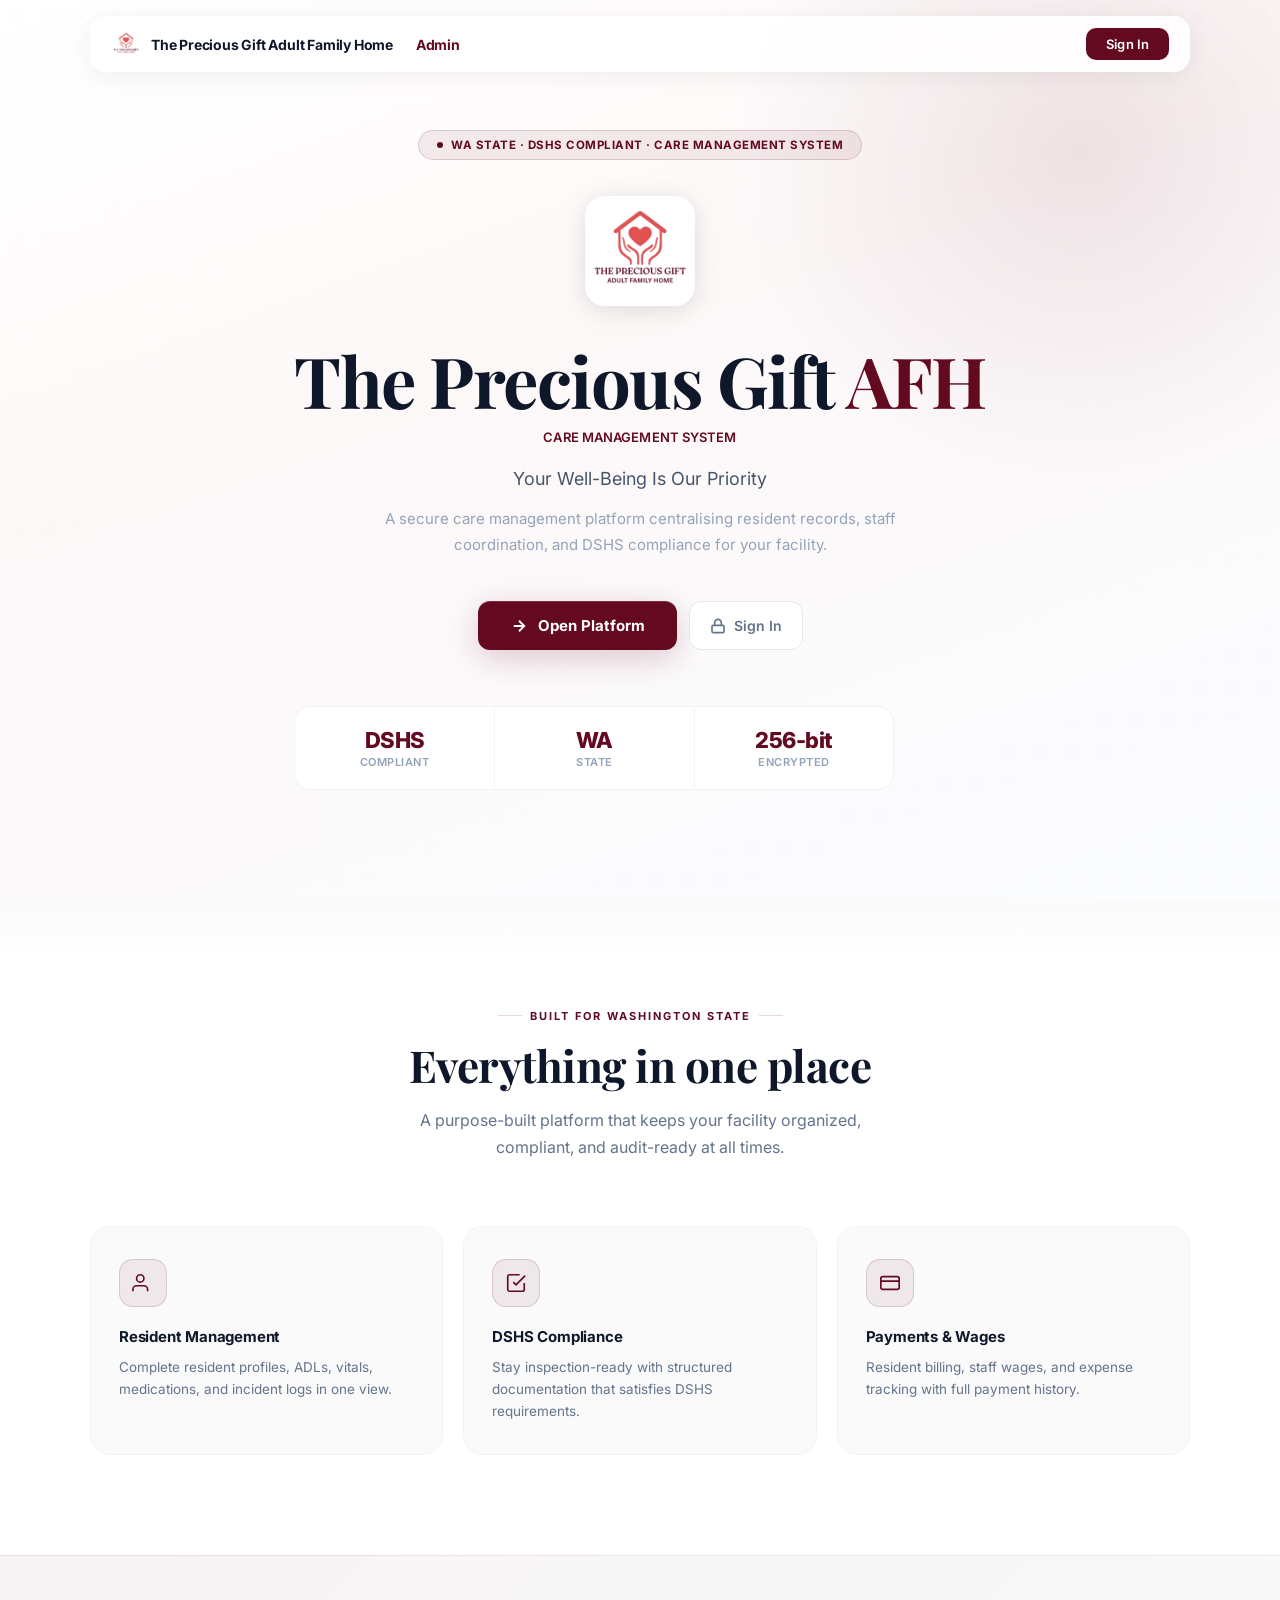
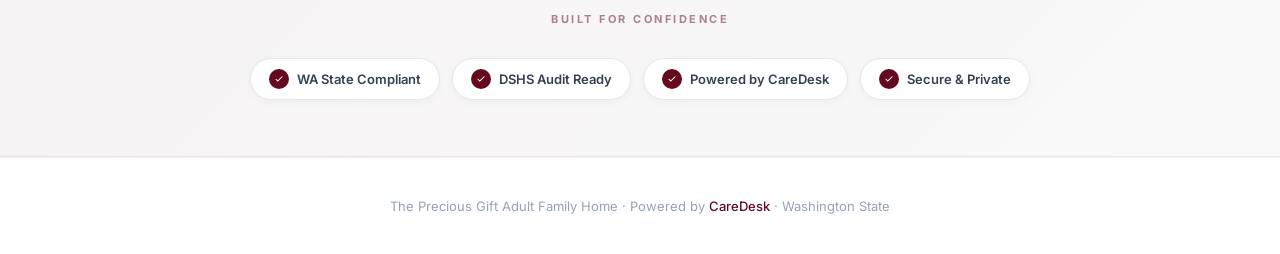
<file: index.html>
<!DOCTYPE html>
<html lang="en">
<head>
<meta charset="UTF-8">
<meta name="viewport" content="width=device-width, initial-scale=1.0">
<title>The Precious Gift Adult Family Home — Care Management System</title>
<link rel="preconnect" href="https://fonts.googleapis.com">
<link href="https://fonts.googleapis.com/css2?family=Inter:wght@300;400;500;600;700;800;900&family=Playfair+Display:ital,wght@0,400;0,600;0,700;1,400;1,600&display=swap" rel="stylesheet">
<style>
*{box-sizing:border-box;margin:0;padding:0;}html{scroll-behavior:smooth;}
body{font-family:"Inter",system-ui,sans-serif;background:#fafafa;color:#0f172a;-webkit-font-smoothing:antialiased;overflow-x:hidden;}
:root{--p:#630a21;--s:#fbeaeb;--pl:#630a2112;--pm:#630a2128;--px:#630a2108;}
.nav{position:fixed;top:16px;left:50%;transform:translateX(-50%);z-index:100;width:calc(100% - 40px);max-width:1100px;padding:0 20px;height:56px;display:flex;align-items:center;justify-content:space-between;background:rgba(255,255,255,0.85);backdrop-filter:blur(20px) saturate(180%);border:1px solid rgba(255,255,255,0.6);border-radius:16px;box-shadow:0 4px 24px rgba(0,0,0,0.06);}
.nav-brand{display:flex;align-items:center;gap:10px;font-weight:700;font-size:14px;color:#0f172a;text-decoration:none;letter-spacing:-0.2px;}
.nav-brand .nb-name{color:#0f172a;}.nav-brand .nb-sub{color:var(--p);}
.nav-btn{background:var(--p);color:#fff;border:none;padding:8px 20px;border-radius:10px;font-size:13px;font-weight:600;cursor:pointer;font-family:inherit;text-decoration:none;transition:all 0.2s;display:inline-block;letter-spacing:0.1px;}
.nav-btn:hover{transform:translateY(-1px);box-shadow:0 4px 16px #630a2140;opacity:0.9;}
.hero{min-height:100vh;display:flex;flex-direction:column;align-items:center;justify-content:center;text-align:center;padding:120px 24px 100px;position:relative;overflow:hidden;}
.hbg{position:absolute;inset:0;background:linear-gradient(160deg,#fff 0%,#fdf8f8 40%,#fafcff 100%);pointer-events:none;}
.horb1{position:absolute;width:700px;height:700px;border-radius:50%;background:radial-gradient(circle,#630a2118 0%,transparent 70%);top:-200px;right:-150px;pointer-events:none;}
.horb2{position:absolute;width:500px;height:500px;border-radius:50%;background:radial-gradient(circle,#fbeaeb10 0%,transparent 70%);bottom:-100px;left:-100px;pointer-events:none;}
.hdots{position:absolute;inset:0;background-image:radial-gradient(circle,#630a2120 1px,transparent 1px);background-size:32px 32px;mask-image:radial-gradient(ellipse 80% 80% at 50% 50%,transparent 40%,black 100%);pointer-events:none;}
.hcontent{position:relative;z-index:1;max-width:760px;}
.badge{display:inline-flex;align-items:center;gap:8px;background:var(--pl);border:1px solid var(--pm);color:var(--p);padding:7px 18px;border-radius:50px;font-size:11.5px;font-weight:700;letter-spacing:0.5px;margin-bottom:36px;text-transform:uppercase;}
.badge .dot{width:6px;height:6px;border-radius:50%;background:var(--p);animation:pulse 2s infinite;}
@keyframes pulse{0%,100%{opacity:1;transform:scale(1);}50%{opacity:0.6;transform:scale(0.85);}}
.hlogo{margin-bottom:32px;}
.hero h1{font-family:"Playfair Display",Georgia,serif;font-size:clamp(36px,5.5vw,72px);font-weight:700;line-height:1.1;letter-spacing:-1.5px;color:#0f172a;margin-bottom:10px;}
.hsub{font-size:clamp(14px,1.8vw,18px);font-weight:600;color:var(--p);margin-bottom:18px;letter-spacing:0.1px;text-transform:uppercase;font-size:13px;}
.htag{font-size:clamp(15px,1.6vw,18px);color:#475569;max-width:560px;line-height:1.75;margin:0 auto 12px;font-weight:400;}
.hdesc{font-size:clamp(13px,1.3vw,15px);color:#94a3b8;max-width:520px;line-height:1.7;margin:0 auto 44px;font-weight:400;}
.cta-wrap{display:flex;align-items:center;gap:12px;justify-content:center;flex-wrap:wrap;}
.cta{display:inline-flex;align-items:center;gap:10px;background:var(--p);color:#fff;padding:15px 32px;border-radius:12px;font-size:15px;font-weight:700;text-decoration:none;transition:all 0.25s;box-shadow:0 8px 32px #630a2135,inset 0 1px 0 rgba(255,255,255,0.15);}
.cta:hover{transform:translateY(-2px);box-shadow:0 14px 40px #630a2150;}
.cta svg{transition:transform 0.2s;}
.cta:hover svg{transform:translateX(4px);}
.cta2{display:inline-flex;align-items:center;gap:8px;color:#64748b;font-size:14px;font-weight:600;text-decoration:none;padding:15px 20px;border-radius:12px;border:1.5px solid #e2e8f0;background:#fff;transition:all 0.2s;}
.cta2:hover{border-color:var(--p);color:var(--p);transform:translateY(-2px);}
.stats{position:relative;z-index:1;display:flex;align-items:center;justify-content:center;gap:0;margin-top:56px;background:#fff;border:1px solid #f1f5f9;border-radius:16px;padding:0;overflow:hidden;max-width:600px;width:100%;}
.stat{flex:1;padding:20px 16px;text-align:center;border-right:1px solid #f1f5f9;}
.stat:last-child{border-right:none;}
.stat-n{font-size:22px;font-weight:800;color:var(--p);letter-spacing:-0.5px;}
.stat-l{font-size:11px;color:#94a3b8;font-weight:600;text-transform:uppercase;letter-spacing:0.5px;margin-top:2px;}
.feats{padding:100px 24px;background:#fff;position:relative;}
.feats::before{content:"";position:absolute;inset:0;background:linear-gradient(180deg,#fafafa 0%,#fff 60px);pointer-events:none;}
.feats-inner{max-width:1100px;margin:0 auto;position:relative;}
.fhead{text-align:center;margin-bottom:64px;}
.slabel{display:inline-flex;align-items:center;gap:8px;font-size:11px;font-weight:700;text-transform:uppercase;letter-spacing:2px;color:var(--p);margin-bottom:16px;}
.slabel::before,.slabel::after{content:"";flex:1;height:1px;background:var(--pm);width:24px;}
.stitle{font-family:"Playfair Display",Georgia,serif;font-size:clamp(28px,3.5vw,44px);font-weight:700;color:#0f172a;margin-bottom:16px;line-height:1.2;letter-spacing:-0.5px;}
.ssub{font-size:16px;color:#64748b;max-width:500px;line-height:1.7;margin:0 auto;}
.fgrid{display:grid;grid-template-columns:repeat(3,1fr);gap:20px;}
@media(max-width:860px){.fgrid{grid-template-columns:1fr 1fr;}}
@media(max-width:560px){.fgrid{grid-template-columns:1fr;}}
.fcard{background:#fafafa;border:1px solid #f1f5f9;border-radius:20px;padding:32px 28px;transition:all 0.25s;position:relative;overflow:hidden;}
.fcard::before{content:"";position:absolute;inset:0;background:linear-gradient(135deg,#630a2106 0%,transparent 60%);opacity:0;transition:opacity 0.25s;}
.fcard:hover{border-color:var(--pm);box-shadow:0 12px 40px #630a2110;transform:translateY(-3px);}
.fcard:hover::before{opacity:1;}
.ficon{width:48px;height:48px;border-radius:14px;background:var(--pl);border:1px solid var(--pm);display:grid;place-items:center;margin-bottom:20px;}
.ficon svg{stroke:var(--p);}
.fcard h3{font-size:15px;font-weight:700;color:#0f172a;margin-bottom:10px;letter-spacing:-0.2px;}
.fcard p{font-size:13.5px;color:#64748b;line-height:1.65;}
.trust{background:linear-gradient(135deg,#630a2108 0%,#fbeaeb06 100%);border-top:1px solid #630a2114;border-bottom:1px solid #630a2114;padding:56px 24px;}
.trust-inner{max-width:900px;margin:0 auto;text-align:center;}
.trust-label{font-size:11px;font-weight:700;text-transform:uppercase;letter-spacing:2.5px;color:#630a2180;margin-bottom:32px;}
.titems{display:flex;align-items:center;justify-content:center;gap:12px;flex-wrap:wrap;}
.titem{font-size:13px;font-weight:600;color:#334155;display:flex;align-items:center;gap:8px;background:#fff;padding:10px 18px;border-radius:50px;border:1px solid #e2e8f0;box-shadow:0 2px 8px rgba(0,0,0,0.04);}
.tcheck{width:20px;height:20px;border-radius:50%;background:var(--p);display:grid;place-items:center;flex-shrink:0;}
.tcheck svg{stroke:#fff;}
.footer{padding:40px 24px;text-align:center;background:#fff;border-top:1px solid #f1f5f9;}
.footer p{font-size:13px;color:#94a3b8;}
.footer a{color:var(--p);text-decoration:none;font-weight:500;}
.footer a:hover{text-decoration:underline;}
@media(max-width:600px){.nav{top:8px;width:calc(100% - 16px);}.stats{flex-direction:column;}.stat{border-right:none;border-bottom:1px solid #f1f5f9;}.stat:last-child{border-bottom:none;}.cta-wrap{flex-direction:column;align-items:center;}.titems{gap:8px;}}
</style>
</head>
<body>
<nav class="nav">
  <a class="nav-brand" href="index.html"><img src="[data-uri]" alt="The Precious Gift Adult Family Home" style="width:30px;height:30px;border-radius:9px;object-fit:contain;"> <span class="nb-name">The Precious Gift Adult Family Home</span>&nbsp;<span class="nb-sub"> Admin</span></a>
  <a class="nav-btn" href="signin.html">Sign In</a>
</nav>
<section class="hero">
  <div class="hbg"></div>
  <div class="horb1"></div>
  <div class="horb2"></div>
  <div class="hdots"></div>
  <div class="hcontent">
    <div class="badge"><span class="dot"></span>WA State · DSHS Compliant · Care Management System</div>
    <div class="hlogo"><img src="[data-uri]" alt="The Precious Gift Adult Family Home" style="width:110px;height:110px;border-radius:20px;object-fit:contain;background:#fff;box-shadow:0 4px 24px rgba(0,0,0,0.12);"></div>
    <h1>The Precious Gift <span style="color:#630a21;"> AFH </span></h1>
    <div class="hsub">Care Management System</div>
    <p class="htag">Your Well-Being Is Our Priority</p>
    <p class="hdesc">A secure care management platform centralising resident records, staff coordination, and DSHS compliance for your facility.</p>
    <div class="cta-wrap">
      <a class="cta" href="signin.html"><svg width="18" height="18" viewBox="0 0 24 24" fill="none" stroke="currentColor" stroke-width="2.5"><path d="M5 12h14M12 5l7 7-7 7"/></svg>Open Platform</a>
      <a class="cta2" href="signin.html"><svg width="16" height="16" viewBox="0 0 24 24" fill="none" stroke="currentColor" stroke-width="2.5"><rect x="3" y="11" width="18" height="11" rx="2"/><path d="M7 11V7a5 5 0 0 1 10 0v4"/></svg>Sign In</a>
    </div>
    <div class="stats">
      <div class="stat"><div class="stat-n">DSHS</div><div class="stat-l">Compliant</div></div>
      <div class="stat"><div class="stat-n">WA</div><div class="stat-l">State</div></div>
      <div class="stat"><div class="stat-n">256-bit</div><div class="stat-l">Encrypted</div></div>
    </div>
  </div>
</section>
<section class="feats">
  <div class="feats-inner">
    <div class="fhead">
      <div class="slabel">Built for Washington State</div>
      <h2 class="stitle">Everything in one place</h2>
      <p class="ssub">A purpose-built platform that keeps your facility organized, compliant, and audit-ready at all times.</p>
    </div>
    <div class="fgrid">
      <div class="fcard"><div class="ficon"><svg width="22" height="22" fill="none" stroke-width="1.8" viewBox="0 0 24 24"><path d="M17 21v-2a4 4 0 0 0-4-4H5a4 4 0 0 0-4 4v2"/><circle cx="9" cy="7" r="4"/></svg></div><h3>Resident Management</h3><p>Complete resident profiles, ADLs, vitals, medications, and incident logs in one view.</p></div>
      <div class="fcard"><div class="ficon"><svg width="22" height="22" fill="none" stroke-width="1.8" viewBox="0 0 24 24"><path d="M9 11l3 3L22 4"/><path d="M21 12v7a2 2 0 0 1-2 2H5a2 2 0 0 1-2-2V5a2 2 0 0 1 2-2h11"/></svg></div><h3>DSHS Compliance</h3><p>Stay inspection-ready with structured documentation that satisfies DSHS requirements.</p></div>
      <div class="fcard"><div class="ficon"><svg width="22" height="22" fill="none" stroke-width="1.8" viewBox="0 0 24 24"><rect x="2" y="5" width="20" height="14" rx="2"/><path d="M2 10h20"/></svg></div><h3>Payments & Wages</h3><p>Resident billing, staff wages, and expense tracking with full payment history.</p></div>
    </div>
  </div>
</section>
<div class="trust">
  <div class="trust-inner">
    <div class="trust-label">Built for confidence</div>
    <div class="titems">
      <div class="titem"><span class="tcheck"><svg width="10" height="10" fill="none" stroke-width="2.5" viewBox="0 0 24 24"><path d="M20 6 9 17l-5-5"/></svg></span>WA State Compliant</div>
      <div class="titem"><span class="tcheck"><svg width="10" height="10" fill="none" stroke-width="2.5" viewBox="0 0 24 24"><path d="M20 6 9 17l-5-5"/></svg></span>DSHS Audit Ready</div>
      <div class="titem"><span class="tcheck"><svg width="10" height="10" fill="none" stroke-width="2.5" viewBox="0 0 24 24"><path d="M20 6 9 17l-5-5"/></svg></span>Powered by CareDesk</div>
      <div class="titem"><span class="tcheck"><svg width="10" height="10" fill="none" stroke-width="2.5" viewBox="0 0 24 24"><path d="M20 6 9 17l-5-5"/></svg></span>Secure & Private</div>
    </div>
  </div>
</div>
<footer class="footer"><p>The Precious Gift Adult Family Home · Powered by <a href="#">CareDesk</a> · Washington State</p></footer>
</body>
</html>
</file>
